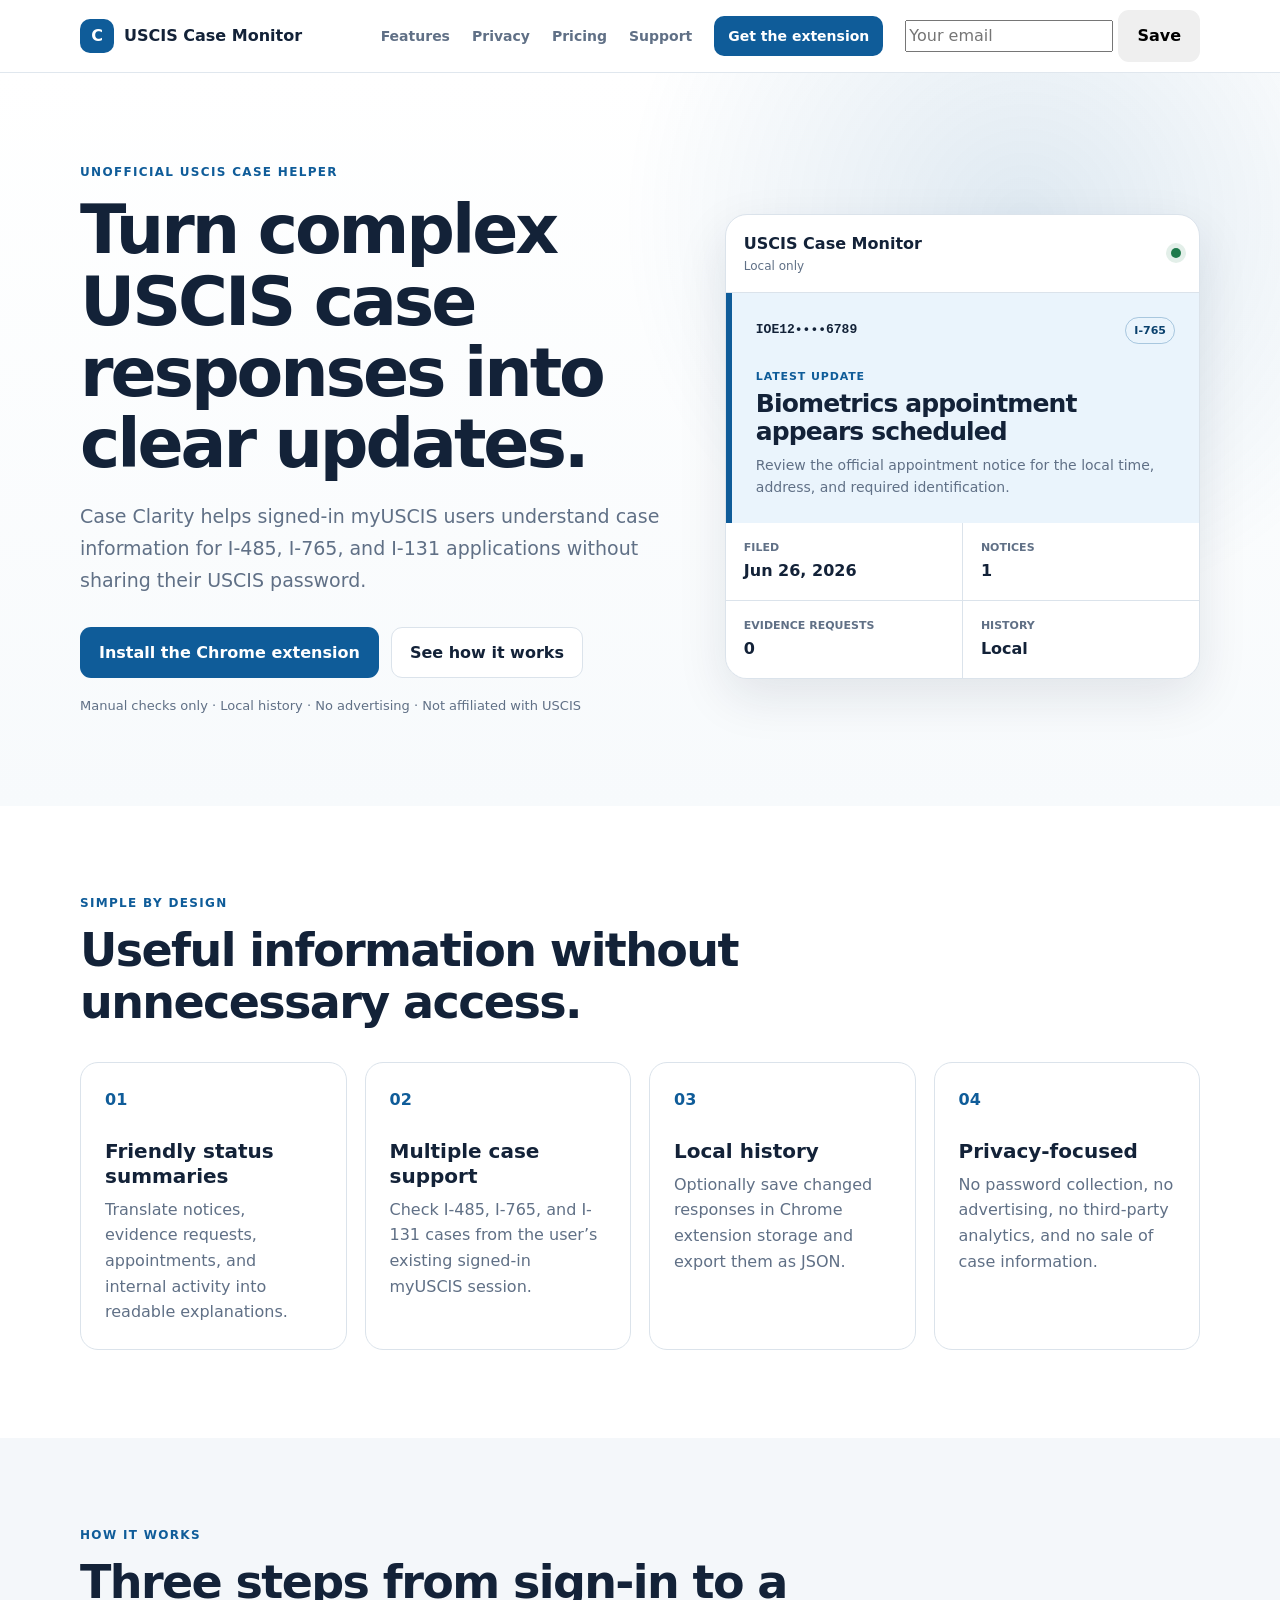
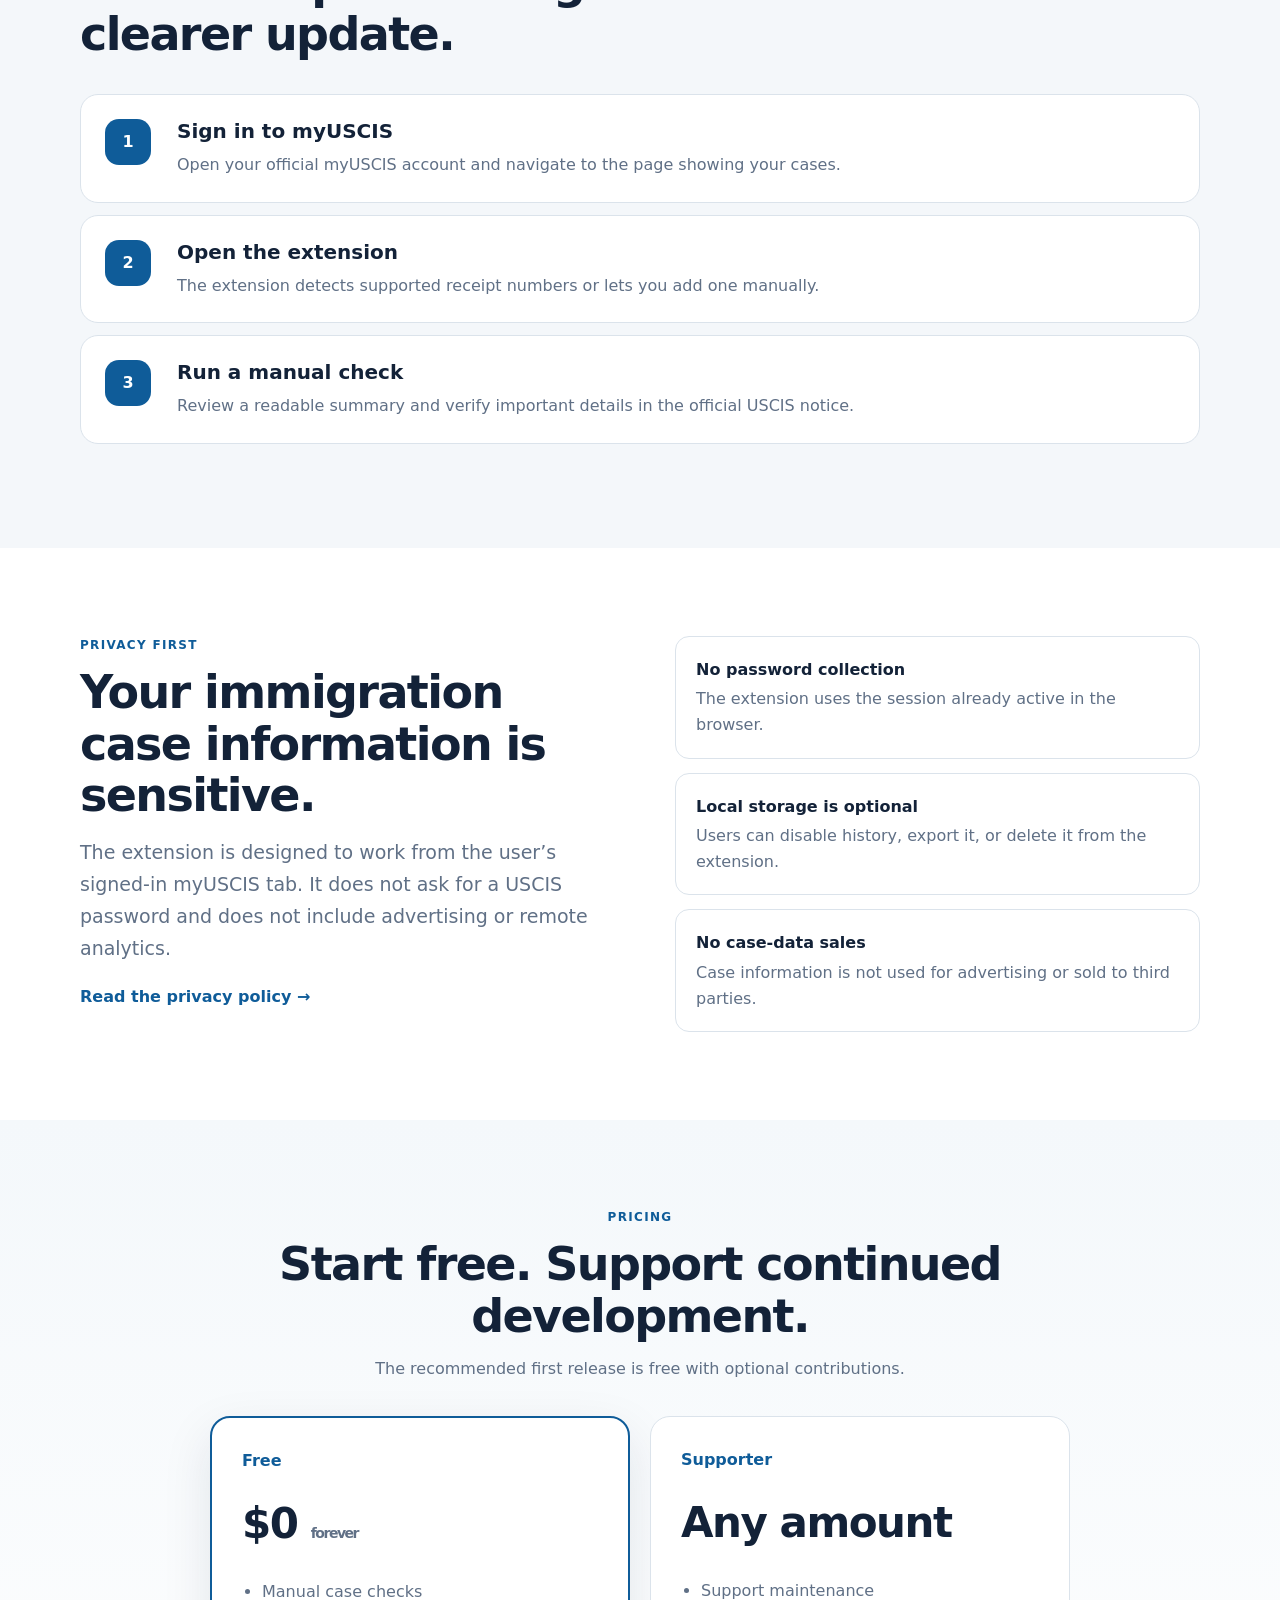
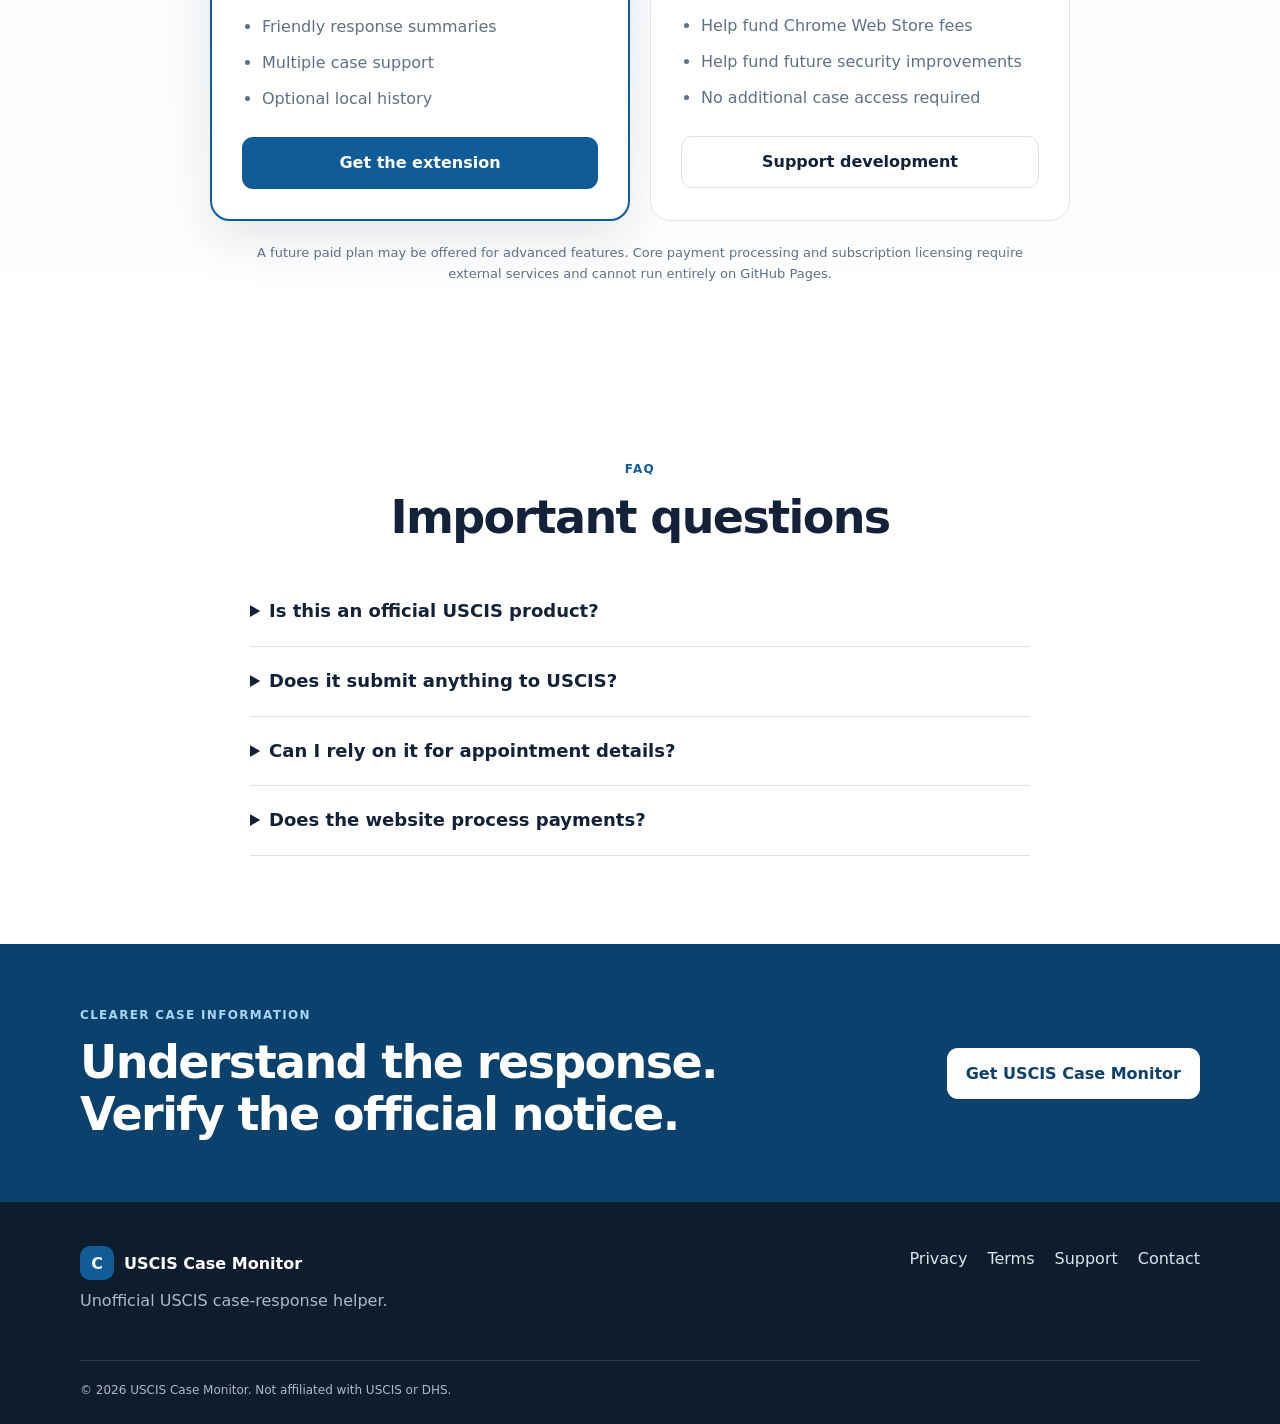
<file: index.html>
<!doctype html>
<html lang="en">
<head>
  <meta charset="utf-8">
  <meta name="viewport" content="width=device-width,initial-scale=1">
  <meta name="description" content="A privacy-focused Chrome extension that helps users understand USCIS case API responses for I-485, I-765, and I-131 cases.">
  <meta name="theme-color" content="#0f4c81">
  <title>USCIS Case Monitor — Understand Your USCIS Case Updates</title>
  <link rel="stylesheet" href="styles.css">
</head>
<body>
  <a class="skip-link" href="#main">Skip to content</a>

  <header class="site-header">
    <div class="container nav-wrap">
      <a class="brand" href="index.html" aria-label="USCIS Case Monitor home">
        <span class="brand-mark" aria-hidden="true">C</span>
        <span>USCIS Case Monitor</span>
      </a>

      <button class="menu-button" id="menuButton" type="button" aria-expanded="false" aria-controls="siteNav">
        Menu
      </button>

      <nav class="site-nav" id="siteNav" aria-label="Primary navigation">
        <a href="#features">Features</a>
        <a href="#privacy">Privacy</a>
        <a href="#pricing">Pricing</a>
        <a href="support.html">Support</a>
        <a class="nav-cta" data-extension-url href="#">Get the extension</a>
        <form id="emailForm" class="email-form" onsubmit="return false;">
          <input type="email" id="emailInput" placeholder="Your email" aria-label="Email for updates">
          <button id="saveEmailBtn" class="button">Save</button>
        </form>
      </nav>
    </div>
  </header>

  <main id="main">
    <section class="hero">
      <div class="container hero-grid">
        <div>
          <p class="eyebrow">Unofficial USCIS case helper</p>
          <h1>Turn complex USCIS case responses into clear updates.</h1>
          <p class="hero-copy">
            Case Clarity helps signed-in myUSCIS users understand case information
            for I-485, I-765, and I-131 applications without sharing their USCIS password.
          </p>

          <div class="hero-actions">
            <a class="button primary" data-extension-url href="#">Install the Chrome extension</a>
            <a class="button secondary" href="#how-it-works">See how it works</a>
          </div>

          <p class="trust-line">
            Manual checks only · Local history · No advertising · Not affiliated with USCIS
          </p>
        </div>

        <div class="app-preview" aria-label="Example extension status display">
          <div class="preview-header">
            <div>
              <strong>USCIS Case Monitor</strong>
              <span>Local only</span>
            </div>
            <span class="status-dot" aria-hidden="true"></span>
          </div>

          <div class="preview-case">
            <div class="preview-row">
              <span class="masked-case">IOE12••••6789</span>
              <span class="pill">I-765</span>
            </div>
            <p class="preview-label">Latest update</p>
            <h2>Biometrics appointment appears scheduled</h2>
            <p>Review the official appointment notice for the local time, address, and required identification.</p>
          </div>

          <div class="preview-details">
            <div>
              <span>Filed</span>
              <strong>Jun 26, 2026</strong>
            </div>
            <div>
              <span>Notices</span>
              <strong>1</strong>
            </div>
            <div>
              <span>Evidence requests</span>
              <strong>0</strong>
            </div>
            <div>
              <span>History</span>
              <strong>Local</strong>
            </div>
          </div>
        </div>
      </div>
    </section>

    <section class="section" id="features">
      <div class="container">
        <div class="section-heading">
          <p class="eyebrow">Simple by design</p>
          <h2>Useful information without unnecessary access.</h2>
        </div>

        <div class="feature-grid">
          <article class="feature-card">
            <span class="feature-number">01</span>
            <h3>Friendly status summaries</h3>
            <p>Translate notices, evidence requests, appointments, and internal activity into readable explanations.</p>
          </article>

          <article class="feature-card">
            <span class="feature-number">02</span>
            <h3>Multiple case support</h3>
            <p>Check I-485, I-765, and I-131 cases from the user’s existing signed-in myUSCIS session.</p>
          </article>

          <article class="feature-card">
            <span class="feature-number">03</span>
            <h3>Local history</h3>
            <p>Optionally save changed responses in Chrome extension storage and export them as JSON.</p>
          </article>

          <article class="feature-card">
            <span class="feature-number">04</span>
            <h3>Privacy-focused</h3>
            <p>No password collection, no advertising, no third-party analytics, and no sale of case information.</p>
          </article>
        </div>
      </div>
    </section>

    <section class="section muted-section" id="how-it-works">
      <div class="container">
        <div class="section-heading">
          <p class="eyebrow">How it works</p>
          <h2>Three steps from sign-in to a clearer update.</h2>
        </div>

        <ol class="steps">
          <li>
            <span>1</span>
            <div>
              <h3>Sign in to myUSCIS</h3>
              <p>Open your official myUSCIS account and navigate to the page showing your cases.</p>
            </div>
          </li>
          <li>
            <span>2</span>
            <div>
              <h3>Open the extension</h3>
              <p>The extension detects supported receipt numbers or lets you add one manually.</p>
            </div>
          </li>
          <li>
            <span>3</span>
            <div>
              <h3>Run a manual check</h3>
              <p>Review a readable summary and verify important details in the official USCIS notice.</p>
            </div>
          </li>
        </ol>
      </div>
    </section>

    <section class="section" id="privacy">
      <div class="container privacy-grid">
        <div>
          <p class="eyebrow">Privacy first</p>
          <h2>Your immigration case information is sensitive.</h2>
          <p class="large-copy">
            The extension is designed to work from the user’s signed-in myUSCIS tab.
            It does not ask for a USCIS password and does not include advertising or remote analytics.
          </p>
          <a class="text-link" href="privacy.html">Read the privacy policy →</a>
        </div>

        <div class="privacy-list">
          <div>
            <strong>No password collection</strong>
            <p>The extension uses the session already active in the browser.</p>
          </div>
          <div>
            <strong>Local storage is optional</strong>
            <p>Users can disable history, export it, or delete it from the extension.</p>
          </div>
          <div>
            <strong>No case-data sales</strong>
            <p>Case information is not used for advertising or sold to third parties.</p>
          </div>
        </div>
      </div>
    </section>

    <section class="section pricing-section" id="pricing">
      <div class="container">
        <div class="section-heading centered">
          <p class="eyebrow">Pricing</p>
          <h2>Start free. Support continued development.</h2>
          <p>The recommended first release is free with optional contributions.</p>
        </div>

        <div class="pricing-grid">
          <article class="price-card featured">
            <p class="plan-name">Free</p>
            <p class="price">$0 <span>forever</span></p>
            <ul>
              <li>Manual case checks</li>
              <li>Friendly response summaries</li>
              <li>Multiple case support</li>
              <li>Optional local history</li>
            </ul>
            <a class="button primary full" data-extension-url href="#">Get the extension</a>
          </article>

          <article class="price-card">
            <p class="plan-name">Supporter</p>
            <p class="price">Any amount</p>
            <ul>
              <li>Support maintenance</li>
              <li>Help fund Chrome Web Store fees</li>
              <li>Help fund future security improvements</li>
              <li>No additional case access required</li>
            </ul>
            <a class="button secondary full" data-donation-url href="#">Support development</a>
          </article>
        </div>

        <p class="pricing-note">
          A future paid plan may be offered for advanced features. Core payment processing
          and subscription licensing require external services and cannot run entirely on GitHub Pages.
        </p>
      </div>
    </section>

    <section class="section faq-section">
      <div class="container narrow">
        <div class="section-heading centered">
          <p class="eyebrow">FAQ</p>
          <h2>Important questions</h2>
        </div>

        <details>
          <summary>Is this an official USCIS product?</summary>
          <p>No. Case Clarity is an independent, unofficial developer tool and is not affiliated with or endorsed by USCIS or DHS.</p>
        </details>

        <details>
          <summary>Does it submit anything to USCIS?</summary>
          <p>No. The extension is designed only to read case-response information after the user manually starts a check.</p>
        </details>

        <details>
          <summary>Can I rely on it for appointment details?</summary>
          <p>No. Always use the official USCIS notice for the appointment date, local time, location, identification requirements, and legal effect.</p>
        </details>

        <details>
          <summary>Does the website process payments?</summary>
          <p>No. This GitHub Pages website links to external hosted payment or support pages configured by the site owner.</p>
        </details>
      </div>
    </section>

    <section class="final-cta">
      <div class="container final-cta-inner">
        <div>
          <p class="eyebrow">Clearer case information</p>
          <h2>Understand the response. Verify the official notice.</h2>
        </div>
        <a class="button light" data-extension-url href="#">Get USCIS Case Monitor</a>
      </div>
    </section>
  </main>

  <footer class="site-footer">
    <div class="container footer-grid">
      <div>
        <a class="brand footer-brand" href="index.html">
          <span class="brand-mark" aria-hidden="true">C</span>
          <span>USCIS Case Monitor</span>
        </a>
        <p>Unofficial USCIS case-response helper.</p>
      </div>

      <div class="footer-links">
        <a href="privacy.html">Privacy</a>
        <a href="terms.html">Terms</a>
        <a href="support.html">Support</a>
        <a data-contact-email href="#">Contact</a>
      </div>
    </div>
    <div class="container footer-bottom">
    <p>© <span id="year"></span> USCIS Case Monitor. Not affiliated with USCIS or DHS.</p>
    </div>
  </footer>

  <script src="config.js"></script>
  <script src="script.js"></script>
</body>
</html>
</file>
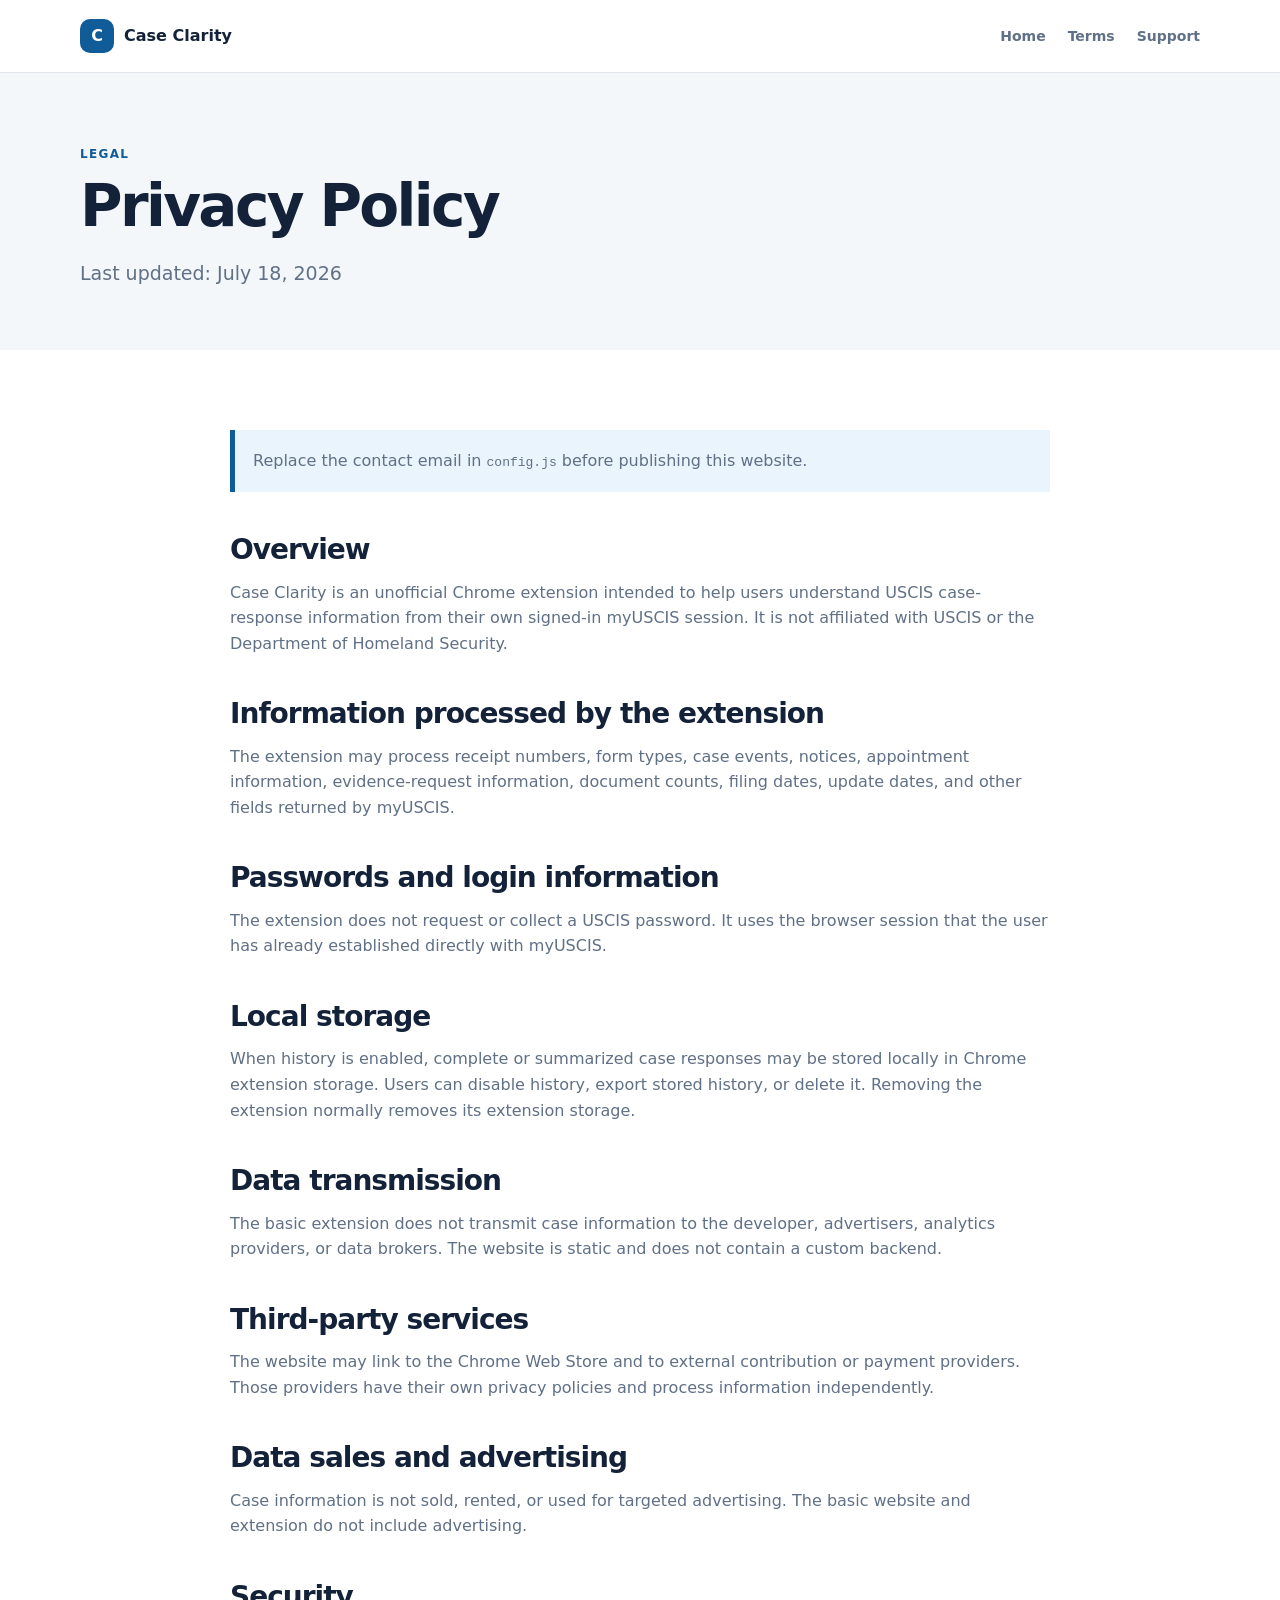
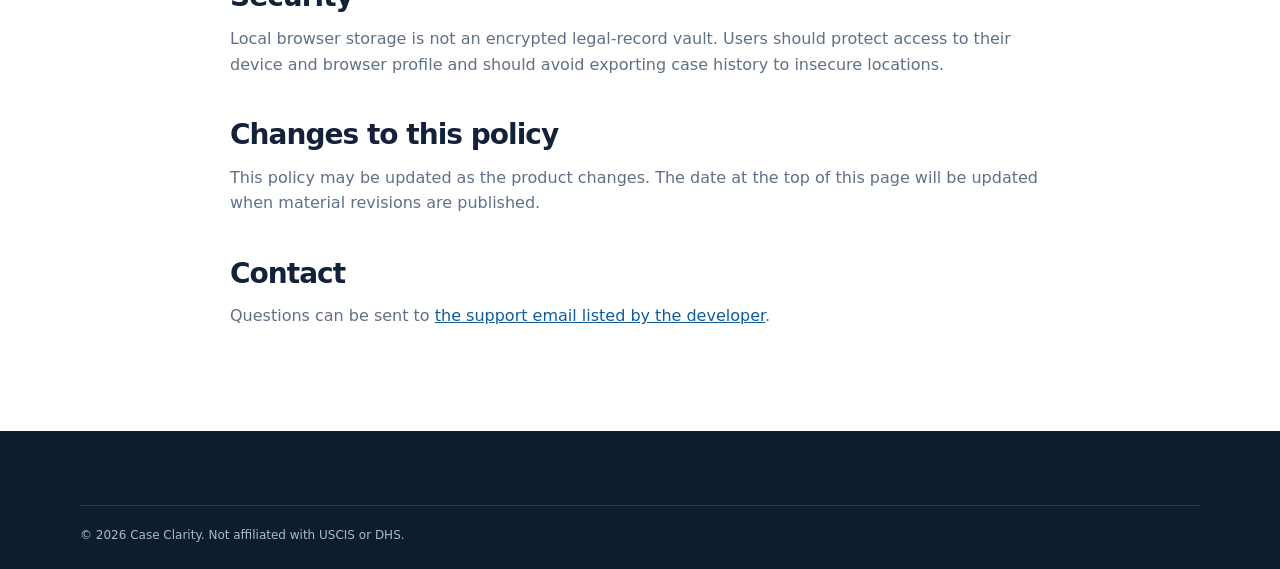
<file: privacy.html>
<!doctype html>
<html lang="en">
<head>
  <meta charset="utf-8">
  <meta name="viewport" content="width=device-width,initial-scale=1">
  <meta name="description" content="Privacy policy for Case Clarity.">
  <title>Privacy Policy — Case Clarity</title>
  <link rel="stylesheet" href="styles.css">
</head>
<body>
  <header class="site-header">
    <div class="container nav-wrap">
      <a class="brand" href="index.html">
        <span class="brand-mark" aria-hidden="true">C</span>
        <span>Case Clarity</span>
      </a>
      <nav class="site-nav open">
        <a href="index.html">Home</a>
        <a href="terms.html">Terms</a>
        <a href="support.html">Support</a>
      </nav>
    </div>
  </header>

  <main>
    <section class="page-hero">
      <div class="container">
        <p class="eyebrow">Legal</p>
        <h1>Privacy Policy</h1>
        <p class="large-copy">Last updated: July 18, 2026</p>
      </div>
    </section>

    <section class="content-section">
      <article class="container prose">
        <div class="notice-box">
          <p>Replace the contact email in <code>config.js</code> before publishing this website.</p>
        </div>

        <h2>Overview</h2>
        <p>
          Case Clarity is an unofficial Chrome extension intended to help users understand
          USCIS case-response information from their own signed-in myUSCIS session.
          It is not affiliated with USCIS or the Department of Homeland Security.
        </p>

        <h2>Information processed by the extension</h2>
        <p>
          The extension may process receipt numbers, form types, case events, notices,
          appointment information, evidence-request information, document counts,
          filing dates, update dates, and other fields returned by myUSCIS.
        </p>

        <h2>Passwords and login information</h2>
        <p>
          The extension does not request or collect a USCIS password. It uses the browser
          session that the user has already established directly with myUSCIS.
        </p>

        <h2>Local storage</h2>
        <p>
          When history is enabled, complete or summarized case responses may be stored
          locally in Chrome extension storage. Users can disable history, export stored
          history, or delete it. Removing the extension normally removes its extension storage.
        </p>

        <h2>Data transmission</h2>
        <p>
          The basic extension does not transmit case information to the developer,
          advertisers, analytics providers, or data brokers. The website is static and
          does not contain a custom backend.
        </p>

        <h2>Third-party services</h2>
        <p>
          The website may link to the Chrome Web Store and to external contribution or
          payment providers. Those providers have their own privacy policies and process
          information independently.
        </p>

        <h2>Data sales and advertising</h2>
        <p>
          Case information is not sold, rented, or used for targeted advertising.
          The basic website and extension do not include advertising.
        </p>

        <h2>Security</h2>
        <p>
          Local browser storage is not an encrypted legal-record vault. Users should protect
          access to their device and browser profile and should avoid exporting case history
          to insecure locations.
        </p>

        <h2>Changes to this policy</h2>
        <p>
          This policy may be updated as the product changes. The date at the top of this page
          will be updated when material revisions are published.
        </p>

        <h2>Contact</h2>
        <p>
          Questions can be sent to <a data-contact-email href="#">the support email listed by the developer</a>.
        </p>
      </article>
    </section>
  </main>

  <footer class="site-footer">
    <div class="container footer-bottom">
      <p>© <span id="year"></span> Case Clarity. Not affiliated with USCIS or DHS.</p>
    </div>
  </footer>

  <script src="config.js"></script>
  <script src="script.js"></script>
</body>
</html>
</file>
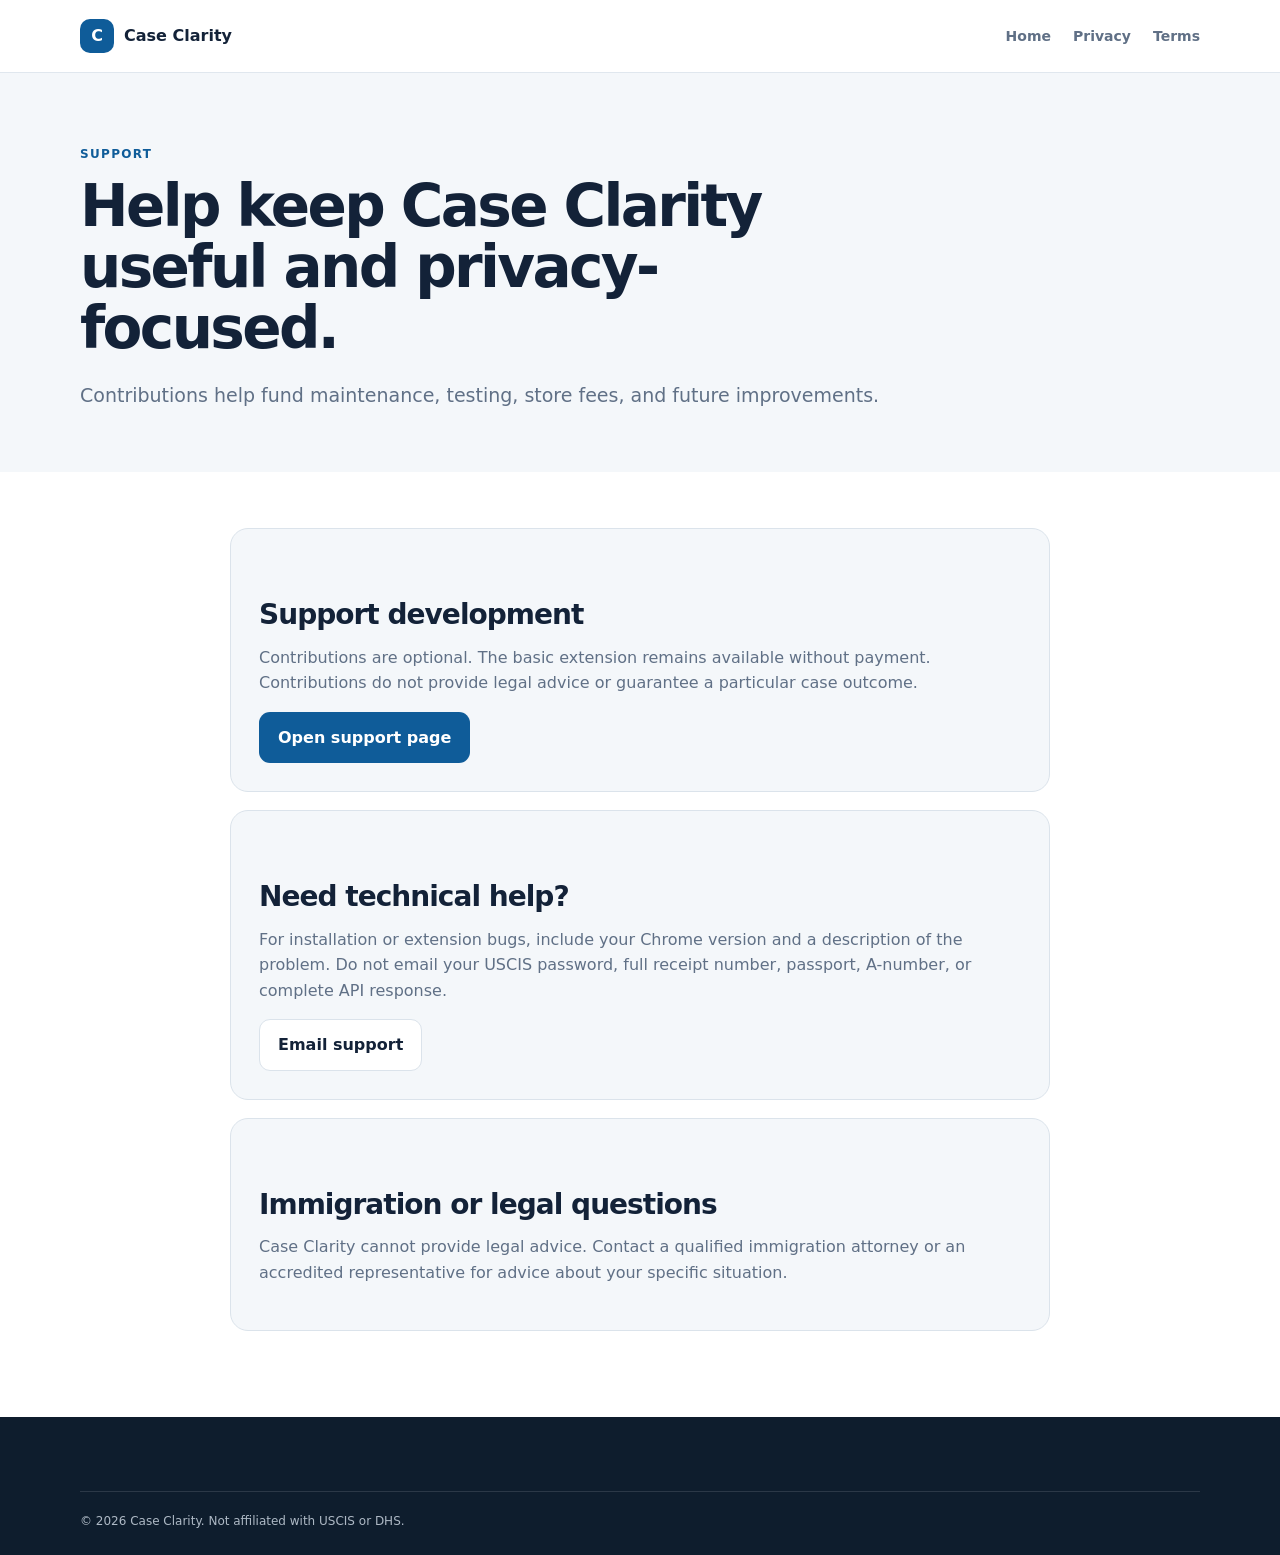
<file: support.html>
<!doctype html>
<html lang="en">
<head>
  <meta charset="utf-8">
  <meta name="viewport" content="width=device-width,initial-scale=1">
  <meta name="description" content="Support Case Clarity development or contact the developer.">
  <title>Support — Case Clarity</title>
  <link rel="stylesheet" href="styles.css">
</head>
<body>
  <header class="site-header">
    <div class="container nav-wrap">
      <a class="brand" href="index.html">
        <span class="brand-mark" aria-hidden="true">C</span>
        <span>Case Clarity</span>
      </a>
      <nav class="site-nav open">
        <a href="index.html">Home</a>
        <a href="privacy.html">Privacy</a>
        <a href="terms.html">Terms</a>
      </nav>
    </div>
  </header>

  <main>
    <section class="page-hero">
      <div class="container">
        <p class="eyebrow">Support</p>
        <h1>Help keep Case Clarity useful and privacy-focused.</h1>
        <p class="large-copy">Contributions help fund maintenance, testing, store fees, and future improvements.</p>
      </div>
    </section>

    <section class="content-section">
      <div class="container prose">
        <section class="support-card">
          <h2>Support development</h2>
          <p>
            Contributions are optional. The basic extension remains available without payment.
            Contributions do not provide legal advice or guarantee a particular case outcome.
          </p>
          <a class="button primary" data-donation-url href="#">Open support page</a>
        </section>

        <section class="support-card">
          <h2>Need technical help?</h2>
          <p>
            For installation or extension bugs, include your Chrome version and a description
            of the problem. Do not email your USCIS password, full receipt number, passport,
            A-number, or complete API response.
          </p>
          <a class="button secondary" data-contact-email href="#">Email support</a>
        </section>

        <section class="support-card">
          <h2>Immigration or legal questions</h2>
          <p>
            Case Clarity cannot provide legal advice. Contact a qualified immigration attorney
            or an accredited representative for advice about your specific situation.
          </p>
        </section>
      </div>
    </section>
  </main>

  <footer class="site-footer">
    <div class="container footer-bottom">
      <p>© <span id="year"></span> Case Clarity. Not affiliated with USCIS or DHS.</p>
    </div>
  </footer>

  <script src="config.js"></script>
  <script src="script.js"></script>
</body>
</html>
</file>
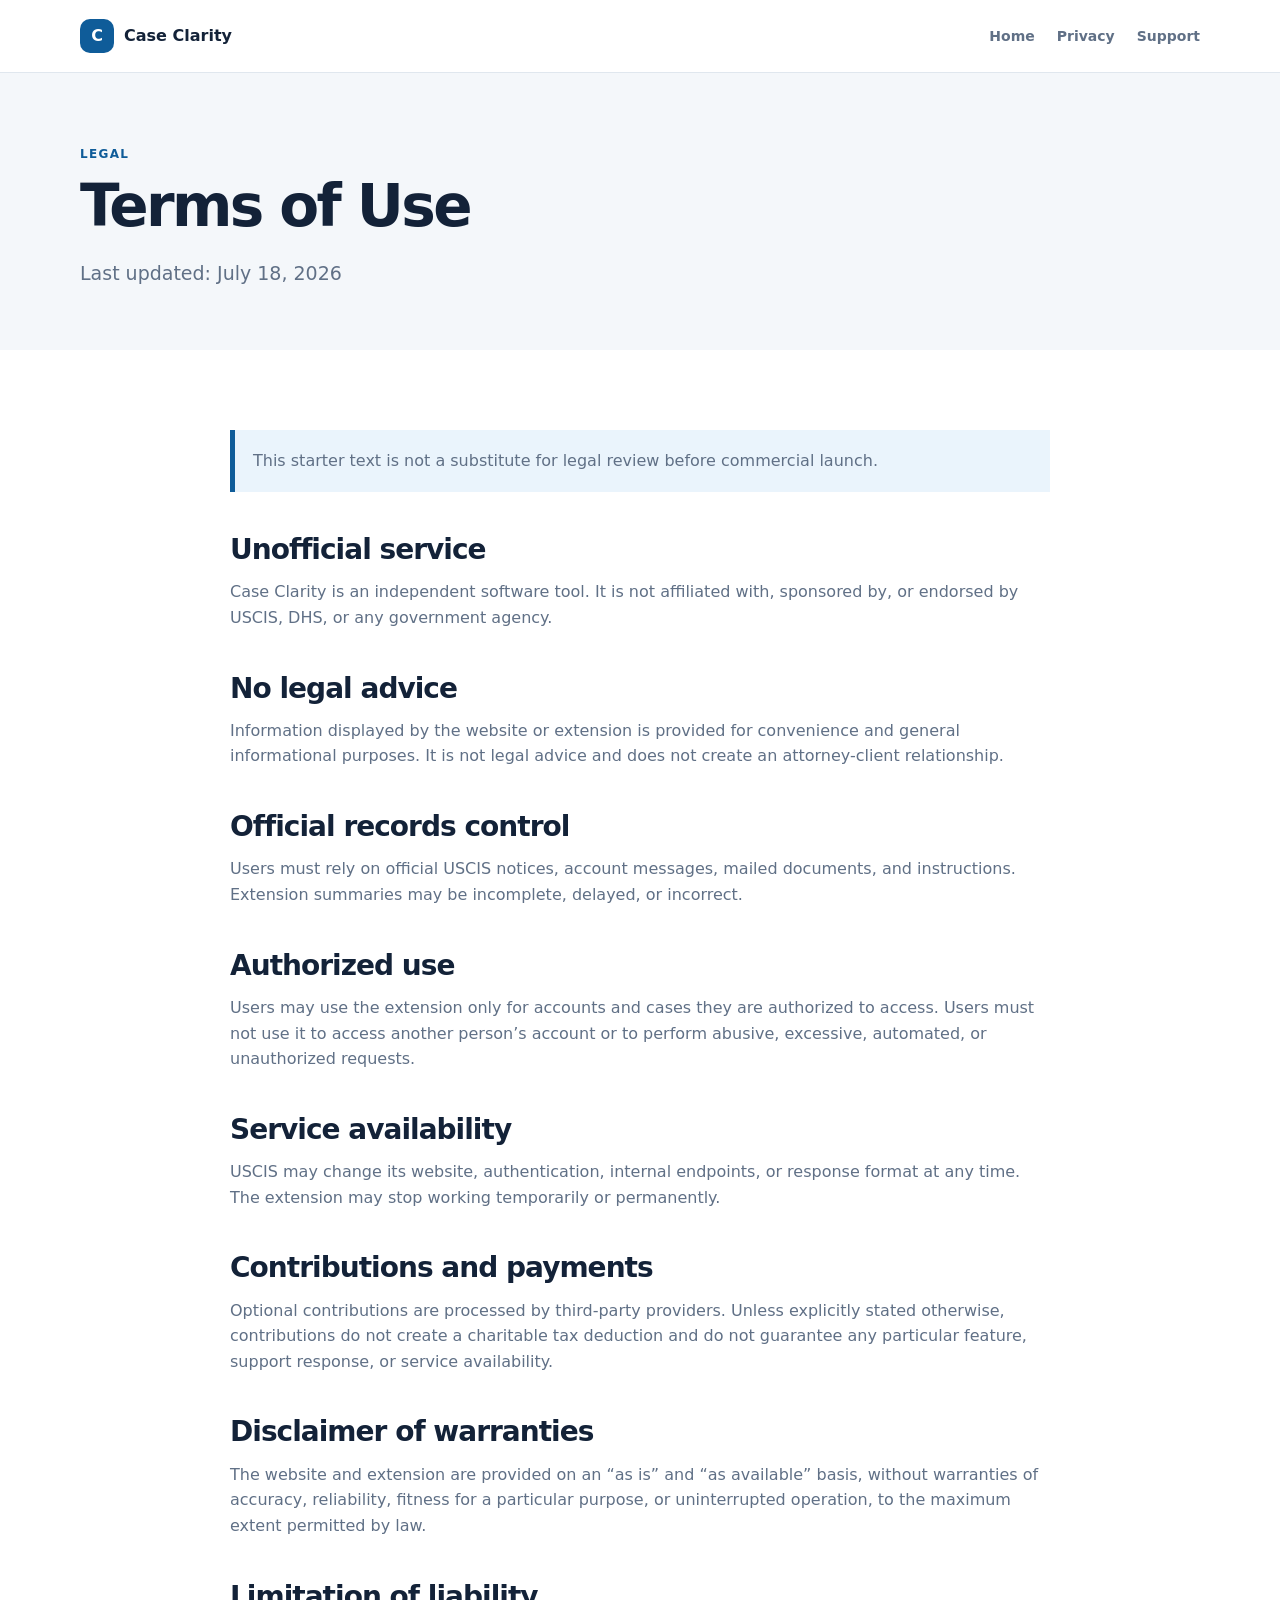
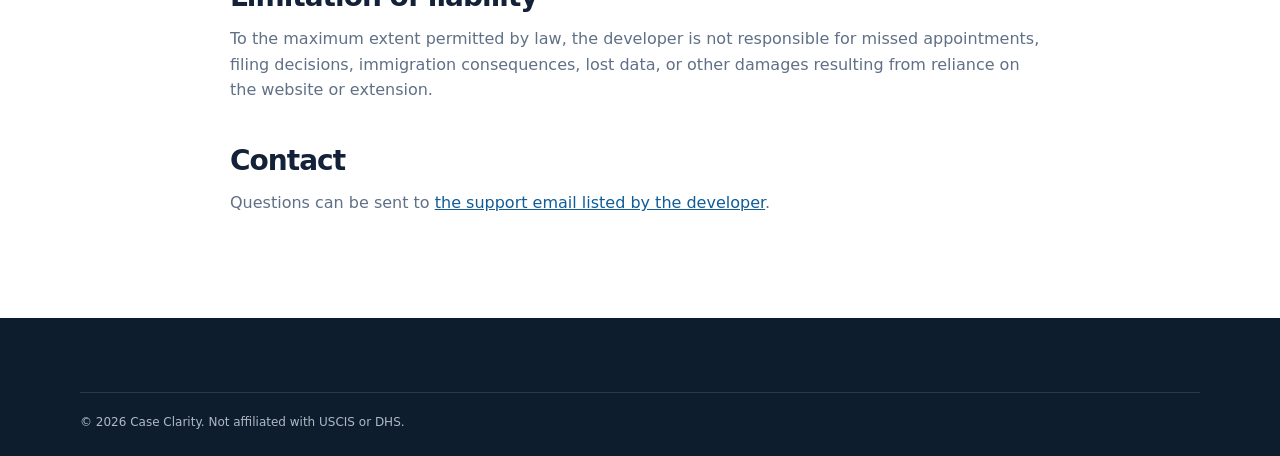
<file: terms.html>
<!doctype html>
<html lang="en">
<head>
  <meta charset="utf-8">
  <meta name="viewport" content="width=device-width,initial-scale=1">
  <meta name="description" content="Terms of use for Case Clarity.">
  <title>Terms of Use — Case Clarity</title>
  <link rel="stylesheet" href="styles.css">
</head>
<body>
  <header class="site-header">
    <div class="container nav-wrap">
      <a class="brand" href="index.html">
        <span class="brand-mark" aria-hidden="true">C</span>
        <span>Case Clarity</span>
      </a>
      <nav class="site-nav open">
        <a href="index.html">Home</a>
        <a href="privacy.html">Privacy</a>
        <a href="support.html">Support</a>
      </nav>
    </div>
  </header>

  <main>
    <section class="page-hero">
      <div class="container">
        <p class="eyebrow">Legal</p>
        <h1>Terms of Use</h1>
        <p class="large-copy">Last updated: July 18, 2026</p>
      </div>
    </section>

    <section class="content-section">
      <article class="container prose">
        <div class="notice-box">
          <p>This starter text is not a substitute for legal review before commercial launch.</p>
        </div>

        <h2>Unofficial service</h2>
        <p>
          Case Clarity is an independent software tool. It is not affiliated with,
          sponsored by, or endorsed by USCIS, DHS, or any government agency.
        </p>

        <h2>No legal advice</h2>
        <p>
          Information displayed by the website or extension is provided for convenience
          and general informational purposes. It is not legal advice and does not create
          an attorney-client relationship.
        </p>

        <h2>Official records control</h2>
        <p>
          Users must rely on official USCIS notices, account messages, mailed documents,
          and instructions. Extension summaries may be incomplete, delayed, or incorrect.
        </p>

        <h2>Authorized use</h2>
        <p>
          Users may use the extension only for accounts and cases they are authorized to access.
          Users must not use it to access another person’s account or to perform abusive,
          excessive, automated, or unauthorized requests.
        </p>

        <h2>Service availability</h2>
        <p>
          USCIS may change its website, authentication, internal endpoints, or response format
          at any time. The extension may stop working temporarily or permanently.
        </p>

        <h2>Contributions and payments</h2>
        <p>
          Optional contributions are processed by third-party providers. Unless explicitly
          stated otherwise, contributions do not create a charitable tax deduction and do not
          guarantee any particular feature, support response, or service availability.
        </p>

        <h2>Disclaimer of warranties</h2>
        <p>
          The website and extension are provided on an “as is” and “as available” basis,
          without warranties of accuracy, reliability, fitness for a particular purpose,
          or uninterrupted operation, to the maximum extent permitted by law.
        </p>

        <h2>Limitation of liability</h2>
        <p>
          To the maximum extent permitted by law, the developer is not responsible for missed
          appointments, filing decisions, immigration consequences, lost data, or other damages
          resulting from reliance on the website or extension.
        </p>

        <h2>Contact</h2>
        <p>
          Questions can be sent to <a data-contact-email href="#">the support email listed by the developer</a>.
        </p>
      </article>
    </section>
  </main>

  <footer class="site-footer">
    <div class="container footer-bottom">
      <p>© <span id="year"></span> Case Clarity. Not affiliated with USCIS or DHS.</p>
    </div>
  </footer>

  <script src="config.js"></script>
  <script src="script.js"></script>
</body>
</html>
</file>
<file: styles.css>
:root {
  --ink: #132238;
  --muted: #607086;
  --line: #dbe3eb;
  --surface: #ffffff;
  --soft: #f4f7fa;
  --accent: #0f5c99;
  --accent-dark: #0a416d;
  --accent-light: #eaf4fc;
  --success: #1f7a4c;
  --shadow: 0 18px 50px rgba(19, 34, 56, 0.10);
  --radius: 18px;
  --max: 1120px;
}

* {
  box-sizing: border-box;
}

html {
  scroll-behavior: smooth;
}

body {
  margin: 0;
  background: var(--surface);
  color: var(--ink);
  font-family: Inter, ui-sans-serif, system-ui, -apple-system, BlinkMacSystemFont, "Segoe UI", sans-serif;
  line-height: 1.6;
}

a {
  color: inherit;
}

img {
  max-width: 100%;
}

button,
input,
textarea {
  font: inherit;
}

.container {
  width: min(calc(100% - 36px), var(--max));
  margin: 0 auto;
}

.narrow {
  max-width: 780px;
}

.skip-link {
  position: absolute;
  left: -9999px;
  top: 10px;
  z-index: 1000;
  padding: 10px 14px;
  background: var(--ink);
  color: white;
}

.skip-link:focus {
  left: 10px;
}

.site-header {
  position: sticky;
  top: 0;
  z-index: 100;
  border-bottom: 1px solid rgba(219, 227, 235, 0.85);
  background: rgba(255,255,255,0.94);
  backdrop-filter: blur(14px);
}

.nav-wrap {
  min-height: 72px;
  display: flex;
  align-items: center;
  justify-content: space-between;
  gap: 24px;
}

.brand {
  display: inline-flex;
  align-items: center;
  gap: 10px;
  text-decoration: none;
  font-weight: 800;
}

.brand-mark {
  display: grid;
  place-items: center;
  width: 34px;
  height: 34px;
  border-radius: 10px;
  background: var(--accent);
  color: white;
  font-weight: 900;
}

.site-nav {
  display: flex;
  align-items: center;
  gap: 22px;
}

.site-nav a {
  text-decoration: none;
  color: var(--muted);
  font-size: 14px;
  font-weight: 700;
}

.site-nav a:hover {
  color: var(--accent);
}

.site-nav .nav-cta {
  padding: 9px 14px;
  border-radius: 10px;
  background: var(--accent);
  color: white;
}

.menu-button {
  display: none;
  padding: 8px 11px;
  border: 1px solid var(--line);
  border-radius: 9px;
  background: white;
  color: var(--ink);
}

.hero {
  padding: 90px 0 76px;
  background:
    radial-gradient(circle at 80% 20%, rgba(15,92,153,0.13), transparent 34%),
    linear-gradient(180deg, #fff, #f7fafc);
}

.hero-grid {
  display: grid;
  grid-template-columns: 1.1fr 0.9fr;
  align-items: center;
  gap: 64px;
}

.eyebrow {
  margin: 0 0 12px;
  color: var(--accent);
  font-size: 12px;
  font-weight: 900;
  letter-spacing: 0.11em;
  text-transform: uppercase;
}

h1,
h2,
h3,
p {
  margin-top: 0;
}

h1 {
  margin-bottom: 20px;
  font-size: clamp(42px, 6vw, 68px);
  line-height: 1.05;
  letter-spacing: -0.045em;
}

h2 {
  margin-bottom: 14px;
  font-size: clamp(30px, 4vw, 46px);
  line-height: 1.12;
  letter-spacing: -0.035em;
}

h3 {
  margin-bottom: 8px;
  font-size: 20px;
  line-height: 1.25;
}

.hero-copy,
.large-copy {
  color: var(--muted);
  font-size: 19px;
  line-height: 1.7;
}

.hero-copy {
  max-width: 680px;
}

.hero-actions {
  display: flex;
  flex-wrap: wrap;
  gap: 12px;
  margin: 30px 0 18px;
}

.button {
  display: inline-flex;
  min-height: 48px;
  align-items: center;
  justify-content: center;
  padding: 12px 18px;
  border: 1px solid transparent;
  border-radius: 11px;
  text-decoration: none;
  font-weight: 800;
  transition: transform 0.15s ease, background 0.15s ease;
}

.button:hover {
  transform: translateY(-1px);
}

.button.primary {
  background: var(--accent);
  color: white;
}

.button.primary:hover {
  background: var(--accent-dark);
}

.button.secondary {
  border-color: var(--line);
  background: white;
  color: var(--ink);
}

.button.light {
  background: white;
  color: var(--accent-dark);
}

.button.full {
  width: 100%;
}

.trust-line {
  color: var(--muted);
  font-size: 13px;
}

.app-preview {
  overflow: hidden;
  border: 1px solid var(--line);
  border-radius: 22px;
  background: white;
  box-shadow: var(--shadow);
}

.preview-header {
  display: flex;
  justify-content: space-between;
  align-items: center;
  padding: 16px 18px;
  border-bottom: 1px solid var(--line);
}

.preview-header div {
  display: grid;
}

.preview-header span {
  color: var(--muted);
  font-size: 12px;
}

.status-dot {
  width: 10px;
  height: 10px;
  border-radius: 50%;
  background: var(--success);
  box-shadow: 0 0 0 5px rgba(31,122,76,0.12);
}

.preview-case {
  padding: 24px;
  background: var(--accent-light);
  border-left: 6px solid var(--accent);
}

.preview-row {
  display: flex;
  align-items: center;
  justify-content: space-between;
  gap: 12px;
}

.masked-case {
  font-family: ui-monospace, SFMono-Regular, Menlo, monospace;
  font-size: 13px;
  font-weight: 800;
}

.pill {
  padding: 4px 8px;
  border: 1px solid rgba(15,92,153,0.3);
  border-radius: 999px;
  color: var(--accent-dark);
  font-size: 11px;
  font-weight: 900;
}

.preview-label {
  margin: 24px 0 4px;
  color: var(--accent);
  font-size: 11px;
  font-weight: 900;
  letter-spacing: .08em;
  text-transform: uppercase;
}

.preview-case h2 {
  margin-bottom: 8px;
  font-size: 25px;
}

.preview-case p:last-child {
  margin-bottom: 0;
  color: var(--muted);
  font-size: 14px;
}

.preview-details {
  display: grid;
  grid-template-columns: repeat(2, 1fr);
  gap: 1px;
  background: var(--line);
}

.preview-details div {
  display: grid;
  gap: 2px;
  padding: 16px 18px;
  background: white;
}

.preview-details span {
  color: var(--muted);
  font-size: 11px;
  font-weight: 800;
  text-transform: uppercase;
}

.section {
  padding: 88px 0;
}

.muted-section {
  background: var(--soft);
}

.section-heading {
  max-width: 760px;
  margin-bottom: 34px;
}

.section-heading.centered {
  margin-right: auto;
  margin-left: auto;
  text-align: center;
}

.section-heading > p:last-child {
  color: var(--muted);
}

.feature-grid {
  display: grid;
  grid-template-columns: repeat(4, 1fr);
  gap: 18px;
}

.feature-card {
  padding: 24px;
  border: 1px solid var(--line);
  border-radius: var(--radius);
  background: white;
}

.feature-card p {
  margin-bottom: 0;
  color: var(--muted);
}

.feature-number {
  display: inline-block;
  margin-bottom: 26px;
  color: var(--accent);
  font-weight: 900;
}

.steps {
  display: grid;
  gap: 12px;
  padding: 0;
  list-style: none;
}

.steps li {
  display: grid;
  grid-template-columns: 54px 1fr;
  gap: 18px;
  padding: 24px;
  border: 1px solid var(--line);
  border-radius: var(--radius);
  background: white;
}

.steps li > span {
  display: grid;
  place-items: center;
  width: 46px;
  height: 46px;
  border-radius: 14px;
  background: var(--accent);
  color: white;
  font-weight: 900;
}

.steps p {
  margin-bottom: 0;
  color: var(--muted);
}

.privacy-grid {
  display: grid;
  grid-template-columns: 1fr 1fr;
  gap: 70px;
  align-items: start;
}

.text-link {
  color: var(--accent);
  font-weight: 800;
  text-decoration: none;
}

.privacy-list {
  display: grid;
  gap: 14px;
}

.privacy-list > div {
  padding: 20px;
  border: 1px solid var(--line);
  border-radius: 14px;
}

.privacy-list p {
  margin: 4px 0 0;
  color: var(--muted);
}

.pricing-section {
  background: linear-gradient(180deg, #f4f8fb, white);
}

.pricing-grid {
  display: grid;
  grid-template-columns: repeat(2, minmax(0, 420px));
  justify-content: center;
  gap: 20px;
}

.price-card {
  padding: 30px;
  border: 1px solid var(--line);
  border-radius: 20px;
  background: white;
}

.price-card.featured {
  border: 2px solid var(--accent);
  box-shadow: var(--shadow);
}

.plan-name {
  color: var(--accent);
  font-weight: 900;
}

.price {
  margin-bottom: 22px;
  font-size: 42px;
  font-weight: 900;
  letter-spacing: -0.035em;
}

.price span {
  color: var(--muted);
  font-size: 14px;
  font-weight: 700;
}

.price-card ul {
  display: grid;
  gap: 10px;
  padding-left: 20px;
  margin-bottom: 26px;
  color: var(--muted);
}

.pricing-note {
  max-width: 780px;
  margin: 22px auto 0;
  color: var(--muted);
  text-align: center;
  font-size: 13px;
}

.faq-section details {
  padding: 20px 0;
  border-bottom: 1px solid var(--line);
}

.faq-section summary {
  cursor: pointer;
  font-size: 18px;
  font-weight: 800;
}

.faq-section details p {
  margin: 12px 0 0;
  color: var(--muted);
}

.final-cta {
  padding: 62px 0;
  background: var(--accent-dark);
  color: white;
}

.final-cta-inner {
  display: flex;
  align-items: center;
  justify-content: space-between;
  gap: 28px;
}

.final-cta h2 {
  margin-bottom: 0;
  max-width: 760px;
}

.final-cta .eyebrow {
  color: #a9d5f5;
}

.site-footer {
  padding: 44px 0 24px;
  background: #0e1d2d;
  color: white;
}

.footer-grid {
  display: flex;
  justify-content: space-between;
  gap: 30px;
}

.footer-brand {
  margin-bottom: 8px;
}

.site-footer p {
  color: #aeb9c5;
}

.footer-links {
  display: flex;
  flex-wrap: wrap;
  gap: 20px;
}

.footer-links a {
  color: #dce4ec;
  text-decoration: none;
}

.footer-bottom {
  margin-top: 30px;
  padding-top: 20px;
  border-top: 1px solid rgba(255,255,255,0.12);
}

.footer-bottom p {
  margin: 0;
  font-size: 12px;
}

.page-hero {
  padding: 72px 0 42px;
  background: var(--soft);
}

.page-hero h1 {
  max-width: 800px;
  font-size: clamp(38px, 5vw, 58px);
}

.content-section {
  padding: 56px 0 86px;
}

.prose {
  max-width: 820px;
}

.prose h2 {
  margin-top: 42px;
  font-size: 28px;
}

.prose h3 {
  margin-top: 28px;
}

.prose p,
.prose li {
  color: var(--muted);
}

.prose a {
  color: var(--accent);
}

.support-card {
  padding: 28px;
  border: 1px solid var(--line);
  border-radius: var(--radius);
  background: var(--soft);
}

.support-card + .support-card {
  margin-top: 18px;
}

.notice-box {
  margin: 24px 0;
  padding: 18px;
  border-left: 5px solid var(--accent);
  background: var(--accent-light);
}

.notice-box p {
  margin: 0;
}

@media (max-width: 900px) {
  .hero-grid,
  .privacy-grid {
    grid-template-columns: 1fr;
    gap: 40px;
  }

  .feature-grid {
    grid-template-columns: repeat(2, 1fr);
  }

  .hero {
    padding-top: 64px;
  }
}

@media (max-width: 720px) {
  .menu-button {
    display: inline-flex;
  }

  .site-nav {
    position: absolute;
    top: 72px;
    left: 18px;
    right: 18px;
    display: none;
    flex-direction: column;
    align-items: stretch;
    padding: 16px;
    border: 1px solid var(--line);
    border-radius: 14px;
    background: white;
    box-shadow: var(--shadow);
  }

  .site-nav.open {
    display: flex;
  }

  .site-nav .nav-cta {
    text-align: center;
  }

  .feature-grid,
  .pricing-grid {
    grid-template-columns: 1fr;
  }

  .section {
    padding: 64px 0;
  }

  .final-cta-inner,
  .footer-grid {
    align-items: flex-start;
    flex-direction: column;
  }

  .hero-actions {
    flex-direction: column;
  }

  .hero-actions .button,
  .final-cta .button {
    width: 100%;
  }
}

@media (prefers-reduced-motion: reduce) {
  html {
    scroll-behavior: auto;
  }

  .button {
    transition: none;
  }
}
</file>
